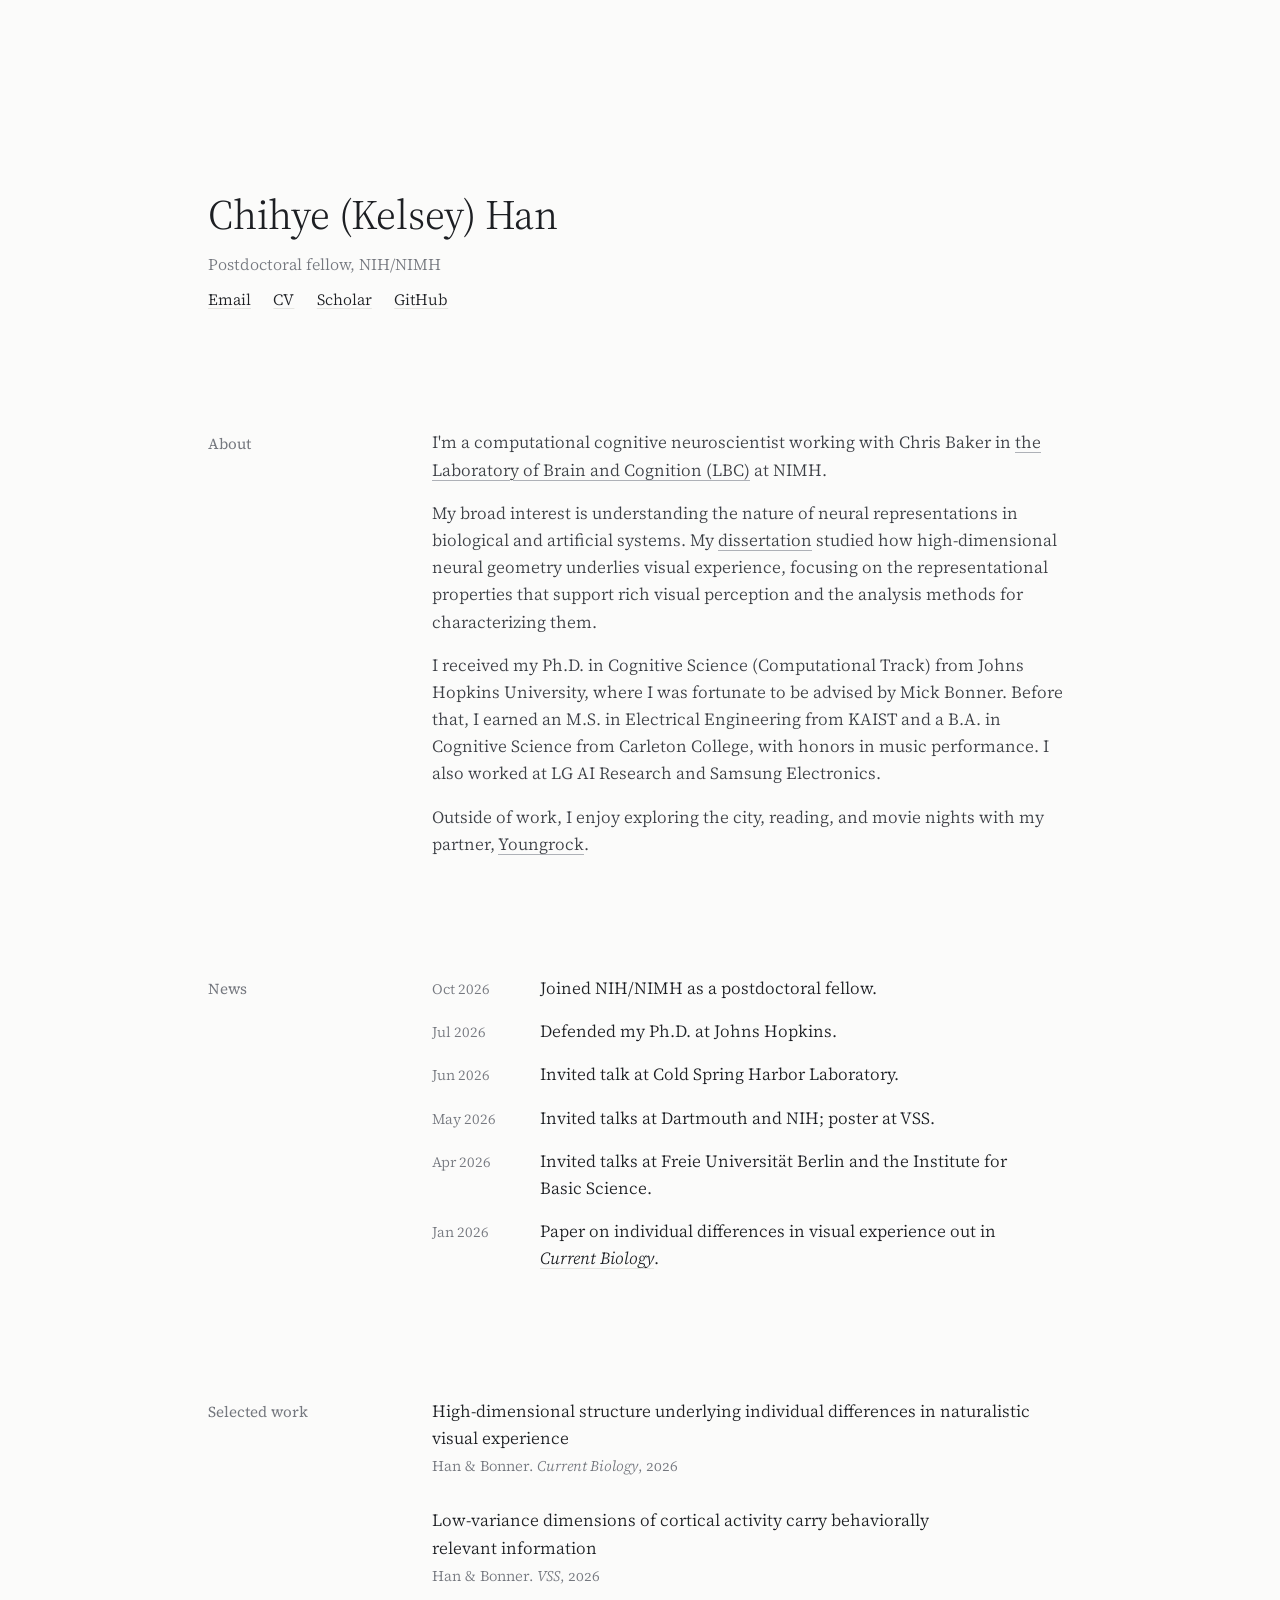
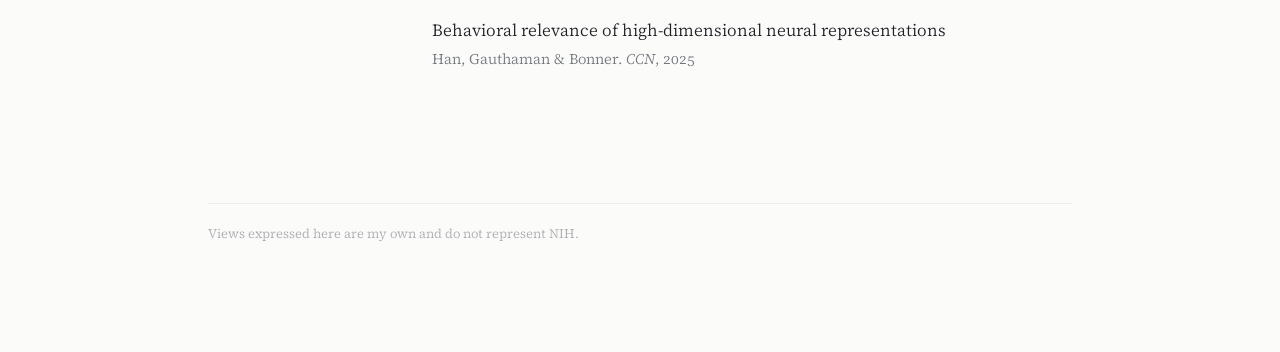
<file: index.html>
<!doctype html>
<html lang="en">
<head>
  <meta charset="utf-8">
  <meta name="viewport" content="width=device-width, initial-scale=1">
  <title>Chihye (Kelsey) Han</title>
  <meta name="description" content="Chihye (Kelsey) Han, Ph.D.">
  <link rel="preconnect" href="https://fonts.googleapis.com">
  <link rel="preconnect" href="https://fonts.gstatic.com" crossorigin>
  <link href="https://fonts.googleapis.com/css2?family=Source+Serif+4:ital,opsz,wght@0,8..60,300..600;1,8..60,300..500&display=swap" rel="stylesheet">
  <style>
    :root {
      --paper: #fbfbfa;
      --ink: #1d1f23;
      --ink-soft: #3c3f45;
      --muted: #74777e;
      --rule: #e6e6e2;
      --link: #2c4a7a;

      --gap: 3rem;
      --gutter: clamp(1.25rem, 5vw, 4.5rem);
      --label: 11rem;      /* hanging column for section names */
      --measure: 40rem;    /* text column */
      --wrap: calc(var(--label) + var(--gap) + var(--measure));
    }
    @media (prefers-color-scheme: dark) {
      :root { --paper: #16171a; --ink: #e6e6e3; --ink-soft: #c9cac7; --muted: #8f9298; --rule: #2a2c30; --link: #9db4e0; }
    }
    * { box-sizing: border-box; }
    html { -webkit-text-size-adjust: 100%; }
    body {
      margin: 0;
      background: var(--paper);
      color: var(--ink);
      font-family: "Source Serif 4", Georgia, serif;
      font-optical-sizing: auto;
      font-weight: 360;
      font-size: 1.0625rem;
      line-height: 1.6;
      font-variant-numeric: oldstyle-nums;
      -webkit-font-smoothing: antialiased;
      text-rendering: optimizeLegibility;
    }
    p, li { text-wrap: pretty; }
    a { color: inherit; text-decoration: underline; text-decoration-color: var(--rule); text-decoration-thickness: 1px; text-underline-offset: 0.22em; }
    a:hover { text-decoration-color: var(--muted); }
    a:focus-visible { outline: 2px solid var(--link); outline-offset: 2px; border-radius: 2px; }

    .frame { max-width: calc(var(--wrap) + 2 * var(--gutter)); margin: 0 auto; padding: 0 var(--gutter) clamp(4rem, 12vh, 7rem); }

    /* Hero: the name is the one large typographic moment */
    .hero { padding-top: clamp(5rem, 22vh, 12rem); }
    h1 {
      margin: 0;
      font-size: clamp(1.9rem, 3.6vw, 2.6rem);
      font-weight: 360;
      line-height: 1.1;
      letter-spacing: -0.005em;
    }
    .role { margin: 0.9rem 0 0; font-size: 1rem; color: var(--muted); }
    .links { display: flex; flex-wrap: wrap; gap: 0.25rem 1.4rem; margin: 0.6rem 0 0; padding: 0; list-style: none; font-size: 0.98rem; }

    /* Everything below the hero hangs from one vertical axis */
    .row {
      display: grid;
      grid-template-columns: var(--label) minmax(0, var(--measure));
      column-gap: var(--gap);
      padding-top: clamp(4.5rem, 13vh, 8rem);
    }
    .row > .label { grid-column: 1; }
    .row > .body { grid-column: 2; }

    h2 { margin: 0; font-size: 0.95rem; font-weight: 400; color: var(--muted); padding-top: 0.15rem; }

    .about p { margin: 0 0 1rem; color: var(--ink-soft); }
    .about p:last-child { margin-bottom: 0; }

    ol.news, ul.work { list-style: none; margin: 0; padding: 0; }
    ol.news li { display: grid; grid-template-columns: 5.5rem 1fr; gap: 1.25rem; align-items: baseline; padding: 0.5rem 0; }
    ol.news li:first-child { padding-top: 0; }
    ol.news time { color: var(--muted); font-size: 0.9rem; font-variant-numeric: lining-nums tabular-nums; }

    ul.work li { padding: 0.9rem 0; }
    ul.work li:first-child { padding-top: 0; }
    .work a { color: var(--ink); text-decoration: none; }
    .work a:hover { text-decoration: underline; text-decoration-color: var(--muted); }
    .meta { display: block; margin-top: 0.2rem; color: var(--muted); font-size: 0.92rem; }

    @media (max-width: 760px) {
      .row { grid-template-columns: minmax(0, 1fr); }
      .row > .label, .row > .body { grid-column: 1; }
      .row > .label { margin-bottom: 0.9rem; }
      .hero { padding-top: 3.5rem; }
        ol.news li { grid-template-columns: 1fr; gap: 0.1rem; }
    }

    .about a { text-decoration-color: #aeb1b7; }
    .about a:hover { text-decoration-color: currentColor; }
    @media (prefers-color-scheme: dark) {
      .about a { text-decoration-color: #62666d; }
    }
    .disclaimer > p.body { grid-column: 1 / -1; margin: 0; padding-top: 1.25rem; border-top: 1px solid var(--rule); color: var(--muted); opacity: 0.6; font-size: 0.8rem; }  </style>
</head>
<body>
  <div class="frame">
    <header class="hero">
      <h1>Chihye (Kelsey) Han</h1>
      <p class="role">Postdoctoral fellow, NIH/NIMH</p>
      <ul class="links">
        <li><a href="mailto:ckelseyhan@gmail.com">Email</a></li>
        <li><a href="han_cv.pdf">CV</a></li>
        <li><a href="https://scholar.google.com/citations?hl=en&amp;user=ZN77OiqrzrIC">Scholar</a></li>
        <li><a href="https://github.com/kelseyhan-jhu">GitHub</a></li>
      </ul>
    </header>

    <section class="row" aria-labelledby="about">
      <h2 class="label" id="about">About</h2>
      <div class="body about">
        <p>I'm a computational cognitive neuroscientist working with Chris Baker in <a href="https://www.nimh.nih.gov/research/research-conducted-at-nimh/research-areas/clinics-and-labs/lbc">the Laboratory of Brain and Cognition (LBC)</a> at NIMH.</p>
        <p>My broad interest is understanding the nature of neural representations in biological and artificial systems. My <a href="https://jscholarship.library.jhu.edu/handle/1774.2/72435">dissertation</a> studied how high-dimensional neural geometry underlies visual experience, focusing on the representational properties that support rich visual perception and the analysis methods for characterizing them.</p>
        <p>I received my Ph.D. in Cognitive Science (Computational Track) from Johns Hopkins University, where I was fortunate to be advised by Mick Bonner. Before that, I earned an M.S. in Electrical Engineering from KAIST and a B.A. in Cognitive Science from Carleton College, with honors in music performance. I also worked at LG AI Research and Samsung Electronics.</p>
        <p>Outside of work, I enjoy exploring the city, reading, and movie nights with my partner, <a href="https://yrockoh.github.io/">Youngrock</a>.</p>
      </div>
    </section>

    <section class="row" aria-labelledby="news">
      <h2 class="label" id="news">News</h2>
      <ol class="news body">
        <li><time>Oct 2026</time><span>Joined NIH/NIMH as a postdoctoral fellow.</span></li>
        <li><time>Jul 2026</time><span>Defended my Ph.D. at Johns Hopkins.</span></li>
        <li><time>Jun 2026</time><span>Invited talk at Cold Spring Harbor Laboratory.</span></li>
        <li><time>May 2026</time><span>Invited talks at Dartmouth and NIH; poster at VSS.</span></li>
        <li><time>Apr 2026</time><span>Invited talks at Freie Universität Berlin and the Institute for Basic Science.</span></li>
        <li><time>Jan 2026</time><span>Paper on individual differences in visual experience out in <a href="https://www.cell.com/current-biology/fulltext/S0960-9822(25)01692-6"><i>Current Biology</i></a>.</span></li>
      </ol>
    </section>

    <section class="row" aria-labelledby="work">
      <h2 class="label" id="work">Selected work</h2>
      <div class="body">
        <ul class="work">
          <li>
            <a href="https://www.cell.com/current-biology/fulltext/S0960-9822(25)01692-6">High-dimensional structure underlying individual differences in naturalistic visual experience</a>
            <span class="meta">Han &amp; Bonner. <i>Current Biology</i>, 2026</span>
          </li>
          <li>
            Low-variance dimensions of cortical activity carry behaviorally relevant information
            <span class="meta">Han &amp; Bonner. <i>VSS</i>, 2026</span>
          </li>
          <li>
            <a href="https://2025.ccneuro.org/abstract_pdf/Han_2025_Behavioral_relevance_high-dimensional_neural_representations.pdf">Behavioral relevance of high-dimensional neural representations</a>
            <span class="meta">Han, Gauthaman &amp; Bonner. <i>CCN</i>, 2025</span>
          </li>
        </ul>
      </div>
    </section>
    <footer class="row disclaimer">
      <p class="body">Views expressed here are my own and do not represent NIH.</p>
    </footer>
  </div>
</body>
</html>
</file>
